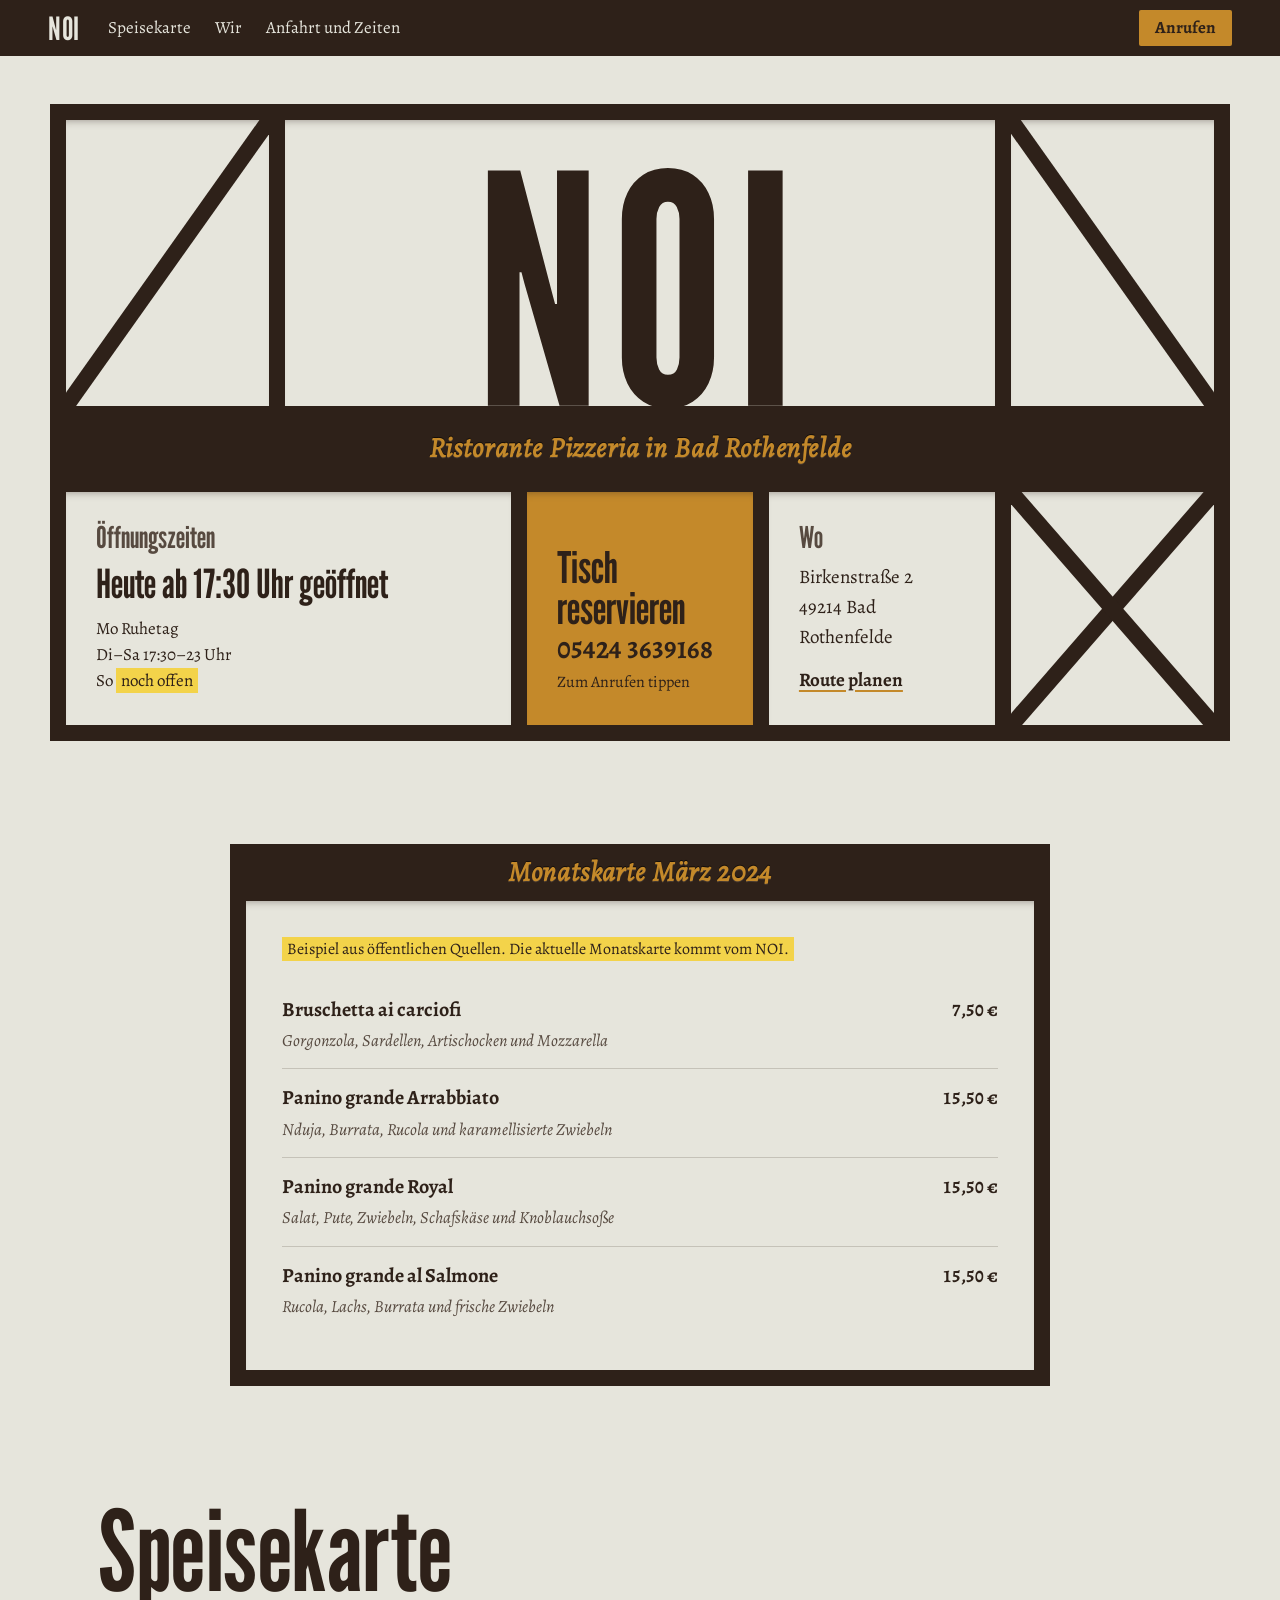
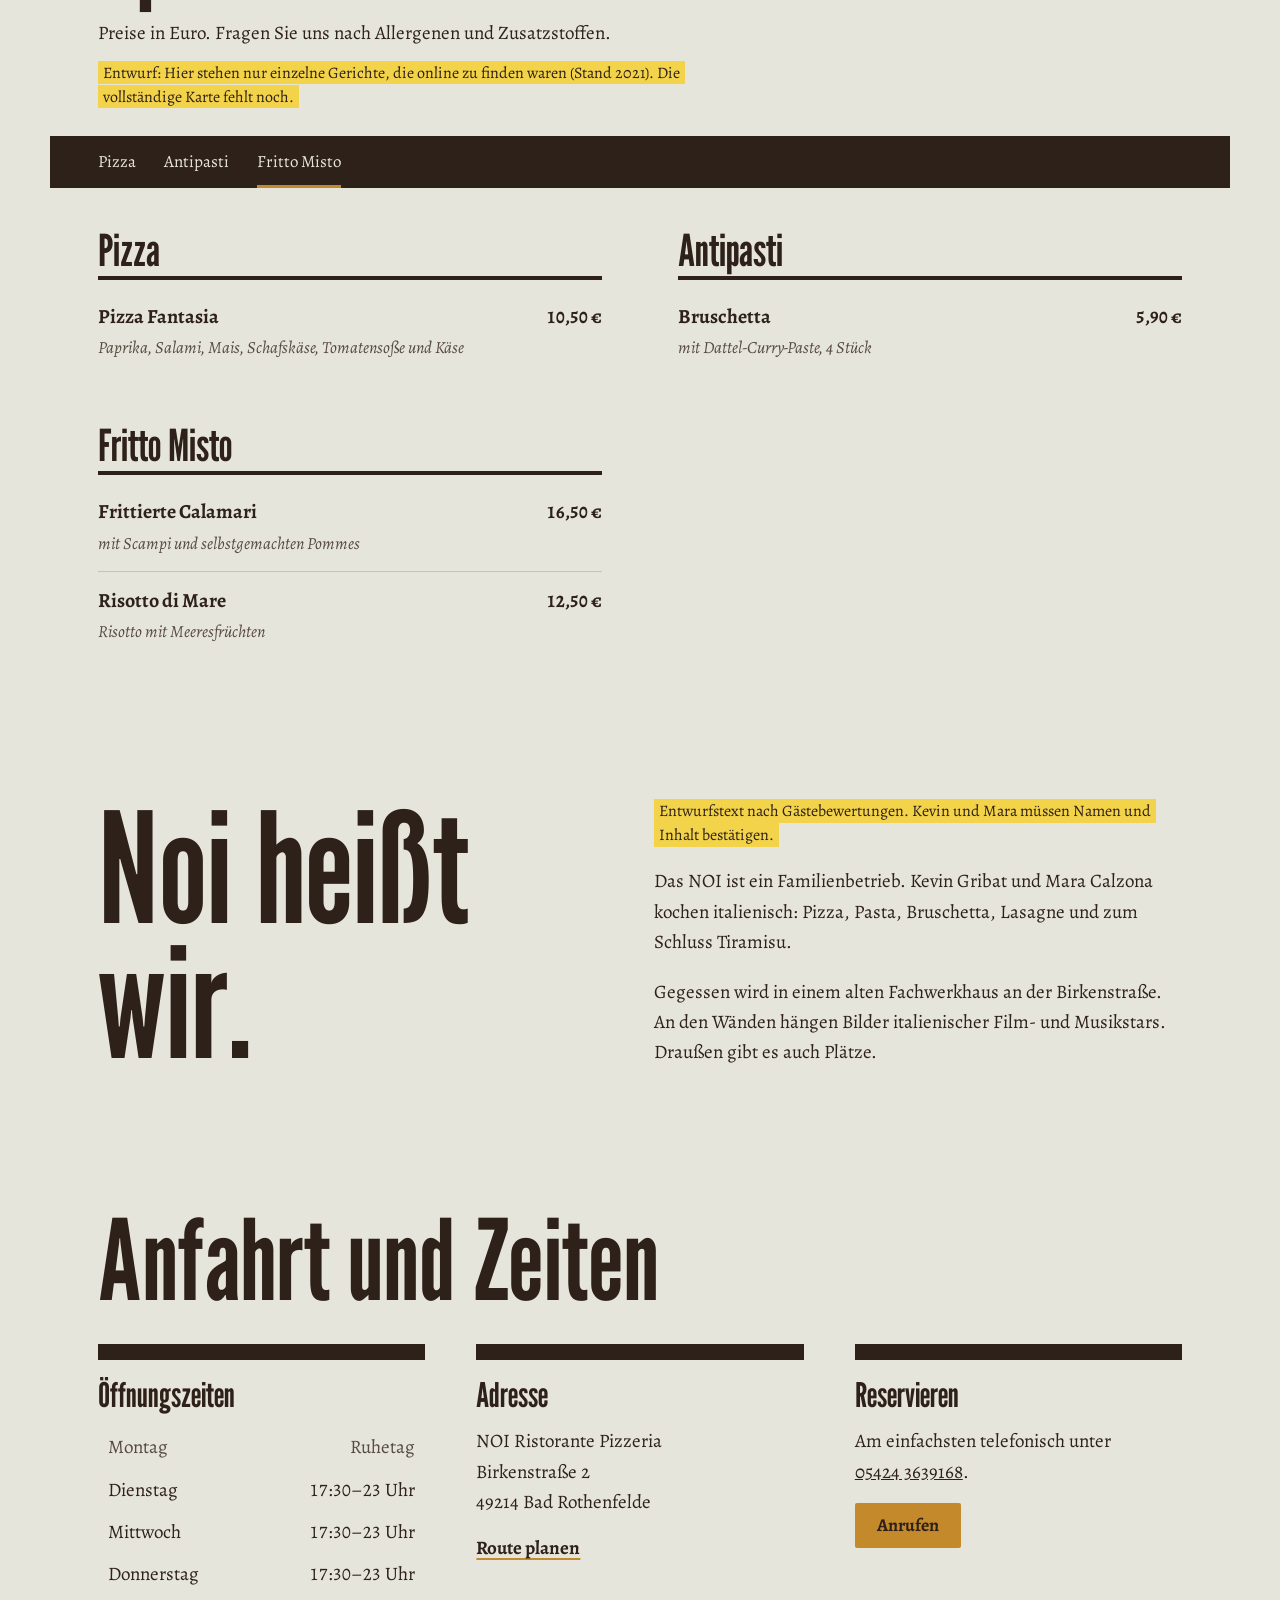
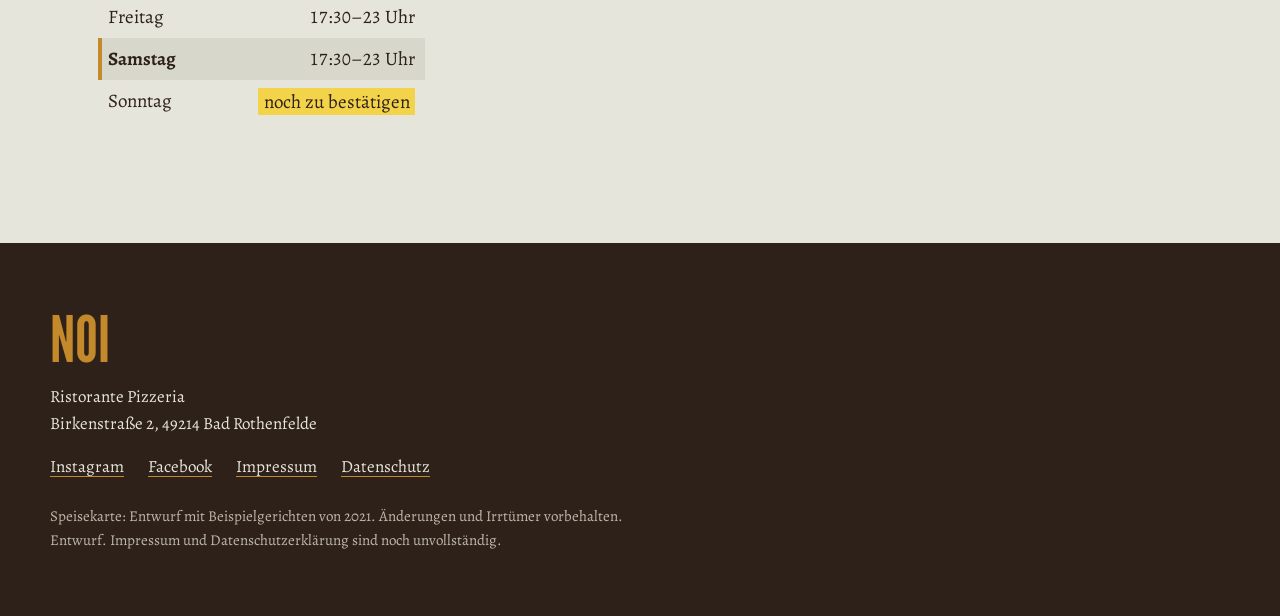
<file: index.html>
<!doctype html>
<html lang="de">
<head>
<meta charset="utf-8">
<meta name="viewport" content="width=device-width, initial-scale=1">
<title>NOI – Ristorante Pizzeria in Bad Rothenfelde</title>
<meta name="description" content="NOI Ristorante Pizzeria in Bad Rothenfelde: Pizza, Pasta und italienische Küche im Fachwerkhaus. Birkenstraße 2, Telefon 05424 3639168. Montag Ruhetag.">
<!-- Entwurf: erst indexieren lassen, wenn NOI die Seite freigegeben hat und Impressum/Datenschutz vollständig sind -->
<meta name="robots" content="noindex">
<meta name="theme-color" content="#2e2119">
<meta name="color-scheme" content="light">
<link rel="icon" href="favicon.svg" type="image/svg+xml">
<link rel="preload" href="fonts/league-gothic-latin-400-normal.woff2" as="font" type="font/woff2" crossorigin>
<link rel="stylesheet" href="fonts/fonts.css">
<link rel="stylesheet" href="style.css">
<script type="application/ld+json">
{
  "@context": "https://schema.org",
  "@type": "Restaurant",
  "name": "NOI Ristorante Pizzeria",
  "servesCuisine": ["Italienisch", "Pizza", "Pasta"],
  "telephone": "+4954243639168",
  "address": {
    "@type": "PostalAddress",
    "streetAddress": "Birkenstraße 2",
    "postalCode": "49214",
    "addressLocality": "Bad Rothenfelde",
    "addressCountry": "DE"
  },
  "openingHoursSpecification": [
    {
      "@type": "OpeningHoursSpecification",
      "dayOfWeek": [
        "Tuesday",
        "Wednesday",
        "Thursday",
        "Friday",
        "Saturday"
      ],
      "opens": "17:30",
      "closes": "23:00"
    }
  ],
  "acceptsReservations": "True",
  "sameAs": ["https://www.instagram.com/makeitnoi/", "https://www.facebook.com/MakeitNoi/"]
}
</script>
<script type="application/json" id="zeiten">{"1": null, "2": ["17:30", "23:00"], "3": ["17:30", "23:00"], "4": ["17:30", "23:00"], "5": ["17:30", "23:00"], "6": ["17:30", "23:00"], "0": "?"}</script>
<script>
  // Beim Neuladen immer oben starten (auch wenn die Adresse z. B. #karte enthält).
  // Links von anderen Seiten wie index.html#karte springen weiter an ihr Ziel.
  document.documentElement.classList.add("js");
  if ("scrollRestoration" in history) history.scrollRestoration = "manual";
  (function () {
    var nav = window.performance && performance.getEntriesByType && performance.getEntriesByType("navigation")[0];
    if (nav && nav.type === "reload" && location.hash) history.replaceState(null, "", location.pathname + location.search);
  })();
</script>
</head>
<body>

<a class="skip" href="#karte">Zur Speisekarte springen</a>

<header class="kopf">
  <a class="kopf__name" href="#start">NOI</a>
  <nav class="kopf__nav" aria-label="Hauptnavigation">
    <a href="#karte">Speisekarte</a>
    <a href="#wir">Wir</a>
    <a href="#besuch">Anfahrt und Zeiten</a>
  </nav>
  <a class="btn btn--klein" href="tel:+4954243639168">Anrufen</a>
</header>

<main id="start">

<section class="fassade" aria-labelledby="name">
  <div class="gefach gefach--strebe gefach--k1" aria-hidden="true">
    <svg viewBox="0 0 100 100" preserveAspectRatio="none"><line x1="0" y1="100" x2="100" y2="0"/></svg>
  </div>

  <div class="gefach gefach--name">
    <h1 id="name" class="name"><span class="name__b">N</span><span class="name__b">O</span><span class="name__b">I</span><span class="sr"> – Ristorante Pizzeria in Bad Rothenfelde</span></h1>
  </div>

  <div class="gefach gefach--strebe gefach--k2" aria-hidden="true">
    <svg viewBox="0 0 100 100" preserveAspectRatio="none"><line x1="0" y1="0" x2="100" y2="100"/></svg>
  </div>

  <p class="inschrift" aria-hidden="true">Ristorante Pizzeria in Bad Rothenfelde</p>

  <div class="gefach gefach--heute">
    <h2 class="gefach__titel">Öffnungszeiten</h2>
    <p class="status" data-status>Montag Ruhetag</p>
    <p class="gefach__text">Mo Ruhetag<br>Di&ndash;Sa 17:30&ndash;23&nbsp;Uhr<br>So <span class="todo">noch offen</span></p>
  </div>

  <a class="gefach gefach--tuer" href="tel:+4954243639168">
    <span class="tuer__titel">Tisch reservieren</span>
    <span class="tuer__nummer">05424&nbsp;3639168</span>
    <span class="tuer__text">Zum Anrufen tippen</span>
  </a>

  <div class="gefach gefach--wo">
    <h2 class="gefach__titel">Wo</h2>
    <address>Birkenstraße 2<br>49214 Bad Rothenfelde</address>
    <a class="link" href="https://www.google.com/maps/search/?api=1&amp;query=NOI+Ristorante+Pizzeria+Birkenstra%C3%9Fe+2+49214+Bad+Rothenfelde" target="_blank" rel="noopener">Route planen</a>
  </div>

  <div class="gefach gefach--strebe gefach--k3" aria-hidden="true">
    <svg viewBox="0 0 100 100" preserveAspectRatio="none"><line x1="0" y1="100" x2="100" y2="0"/><line x1="0" y1="0" x2="100" y2="100"/></svg>
  </div>
</section>

<section id="monat" class="monat" aria-labelledby="monat-titel">
  <div class="rahmen">
    <h2 id="monat-titel" class="rahmen__balken">Monatskarte März 2024</h2>
    <div class="rahmen__feld">
      <p class="hinweis"><span class="todo">Beispiel aus öffentlichen Quellen. Die aktuelle Monatskarte kommt vom NOI.</span></p>
      <ul class="menu__list">
        <li class="dish"><div class="dish__row"><h4 class="dish__name">Bruschetta ai carciofi</h4><span class="dish__price">7,50&nbsp;&euro;</span></div><p class="dish__desc">Gorgonzola, Sardellen, Artischocken und Mozzarella</p></li>
        <li class="dish"><div class="dish__row"><h4 class="dish__name">Panino grande Arrabbiato</h4><span class="dish__price">15,50&nbsp;&euro;</span></div><p class="dish__desc">Nduja, Burrata, Rucola und karamellisierte Zwiebeln</p></li>
        <li class="dish"><div class="dish__row"><h4 class="dish__name">Panino grande Royal</h4><span class="dish__price">15,50&nbsp;&euro;</span></div><p class="dish__desc">Salat, Pute, Zwiebeln, Schafskäse und Knoblauchsoße</p></li>
        <li class="dish"><div class="dish__row"><h4 class="dish__name">Panino grande al Salmone</h4><span class="dish__price">15,50&nbsp;&euro;</span></div><p class="dish__desc">Rucola, Lachs, Burrata und frische Zwiebeln</p></li>
      </ul>
    </div>
  </div>
</section>

<section id="karte" class="menu" aria-labelledby="karte-titel">
  <header class="menu__head">
    <h2 id="karte-titel" class="titel">Speisekarte</h2>
    <p class="menu__intro">Preise in Euro. Fragen Sie uns nach Allergenen und Zusatzstoffen.</p>
    <p class="hinweis"><span class="todo">Entwurf: Hier stehen nur einzelne Gerichte, die online zu finden waren (Stand 2021). Die vollständige Karte fehlt noch.</span></p>
  </header>

  <nav class="leiste" aria-label="Kategorien der Speisekarte">
    <div class="leiste__innen">
      <a href="#pizza">Pizza</a>
      <a href="#antipasti">Antipasti</a>
      <a href="#fritto-misto">Fritto Misto</a>
    </div>
  </nav>

  <div class="menu__body">
  <section id="pizza" class="menu__sec" aria-labelledby="pizza-t">
    <h3 id="pizza-t" class="menu__title balken-rein">Pizza</h3>
    <ul class="menu__list">
      <li class="dish"><div class="dish__row"><h4 class="dish__name">Pizza Fantasia</h4><span class="dish__price">10,50&nbsp;&euro;</span></div><p class="dish__desc">Paprika, Salami, Mais, Schafskäse, Tomatensoße und Käse</p></li>
    </ul>
  </section>

  <section id="antipasti" class="menu__sec" aria-labelledby="antipasti-t">
    <h3 id="antipasti-t" class="menu__title balken-rein">Antipasti</h3>
    <ul class="menu__list">
      <li class="dish"><div class="dish__row"><h4 class="dish__name">Bruschetta</h4><span class="dish__price">5,90&nbsp;&euro;</span></div><p class="dish__desc">mit Dattel-Curry-Paste, 4 Stück</p></li>
    </ul>
  </section>

  <section id="fritto-misto" class="menu__sec" aria-labelledby="fritto-misto-t">
    <h3 id="fritto-misto-t" class="menu__title balken-rein">Fritto Misto</h3>
    <ul class="menu__list">
      <li class="dish"><div class="dish__row"><h4 class="dish__name">Frittierte Calamari</h4><span class="dish__price">16,50&nbsp;&euro;</span></div><p class="dish__desc">mit Scampi und selbstgemachten Pommes</p></li>
      <li class="dish"><div class="dish__row"><h4 class="dish__name">Risotto di Mare</h4><span class="dish__price">12,50&nbsp;&euro;</span></div><p class="dish__desc">Risotto mit Meeresfrüchten</p></li>
    </ul>
  </section>
  </div>
</section>

<section id="wir" class="wir" aria-labelledby="wir-titel">
  <h2 id="wir-titel" class="titel wir__titel">Noi heißt wir.</h2>
  <div class="wir__text">
    <p class="hinweis"><span class="todo">Entwurfstext nach Gästebewertungen. Kevin und Mara müssen Namen und Inhalt bestätigen.</span></p>
    <p>Das NOI ist ein Familienbetrieb. Kevin Gribat und Mara Calzona kochen italienisch: Pizza, Pasta, Bruschetta, Lasagne und zum Schluss Tiramisu.</p>
    <p>Gegessen wird in einem alten Fachwerkhaus an der Birkenstraße. An den Wänden hängen Bilder italienischer Film- und Musikstars. Draußen gibt es auch Plätze.</p>
  </div>
</section>

<section id="besuch" class="besuch" aria-labelledby="besuch-titel">
  <h2 id="besuch-titel" class="titel">Anfahrt und Zeiten</h2>

  <div class="besuch__raster">
    <div class="besuch__block balken-rein">
      <h3>Öffnungszeiten</h3>
      <table class="zeiten">
        <tbody>
          <tr data-day="1" class="is-closed"><th scope="row">Montag</th><td>Ruhetag</td></tr>
          <tr data-day="2"><th scope="row">Dienstag</th><td>17:30&ndash;23&nbsp;Uhr</td></tr>
          <tr data-day="3"><th scope="row">Mittwoch</th><td>17:30&ndash;23&nbsp;Uhr</td></tr>
          <tr data-day="4"><th scope="row">Donnerstag</th><td>17:30&ndash;23&nbsp;Uhr</td></tr>
          <tr data-day="5"><th scope="row">Freitag</th><td>17:30&ndash;23&nbsp;Uhr</td></tr>
          <tr data-day="6"><th scope="row">Samstag</th><td>17:30&ndash;23&nbsp;Uhr</td></tr>
          <tr data-day="0"><th scope="row">Sonntag</th><td><span class="todo">noch zu bestätigen</span></td></tr>
        </tbody>
      </table>
    </div>

    <div class="besuch__block balken-rein">
      <h3>Adresse</h3>
      <address>
        NOI Ristorante Pizzeria<br>
        Birkenstraße 2<br>
        49214 Bad Rothenfelde
      </address>
      <a class="link" href="https://www.google.com/maps/search/?api=1&amp;query=NOI+Ristorante+Pizzeria+Birkenstra%C3%9Fe+2+49214+Bad+Rothenfelde" target="_blank" rel="noopener">Route planen</a>
    </div>

    <div class="besuch__block balken-rein">
      <h3>Reservieren</h3>
      <p>Am einfachsten telefonisch unter <a href="tel:+4954243639168">05424&nbsp;3639168</a>.</p>
      <a class="btn" href="tel:+4954243639168">Anrufen</a>
    </div>
  </div>
</section>

</main>

<footer class="fuss">
  <p class="fuss__name">NOI</p>
  <p>Ristorante Pizzeria<br>Birkenstraße 2, 49214 Bad Rothenfelde</p>
  <p class="fuss__links">
    <a href="https://www.instagram.com/makeitnoi/" target="_blank" rel="noopener">Instagram</a>
    <a href="https://www.facebook.com/MakeitNoi/" target="_blank" rel="noopener">Facebook</a>
    <a href="impressum.html">Impressum</a>
    <a href="datenschutz.html">Datenschutz</a>
  </p>
  <p class="fuss__klein">Speisekarte: Entwurf mit Beispielgerichten von 2021. Änderungen und Irrtümer vorbehalten.<br>
  Entwurf. Impressum und Datenschutzerklärung sind noch unvollständig.</p>
</footer>

<script src="main.js" defer></script>
</body>
</html>
</file>
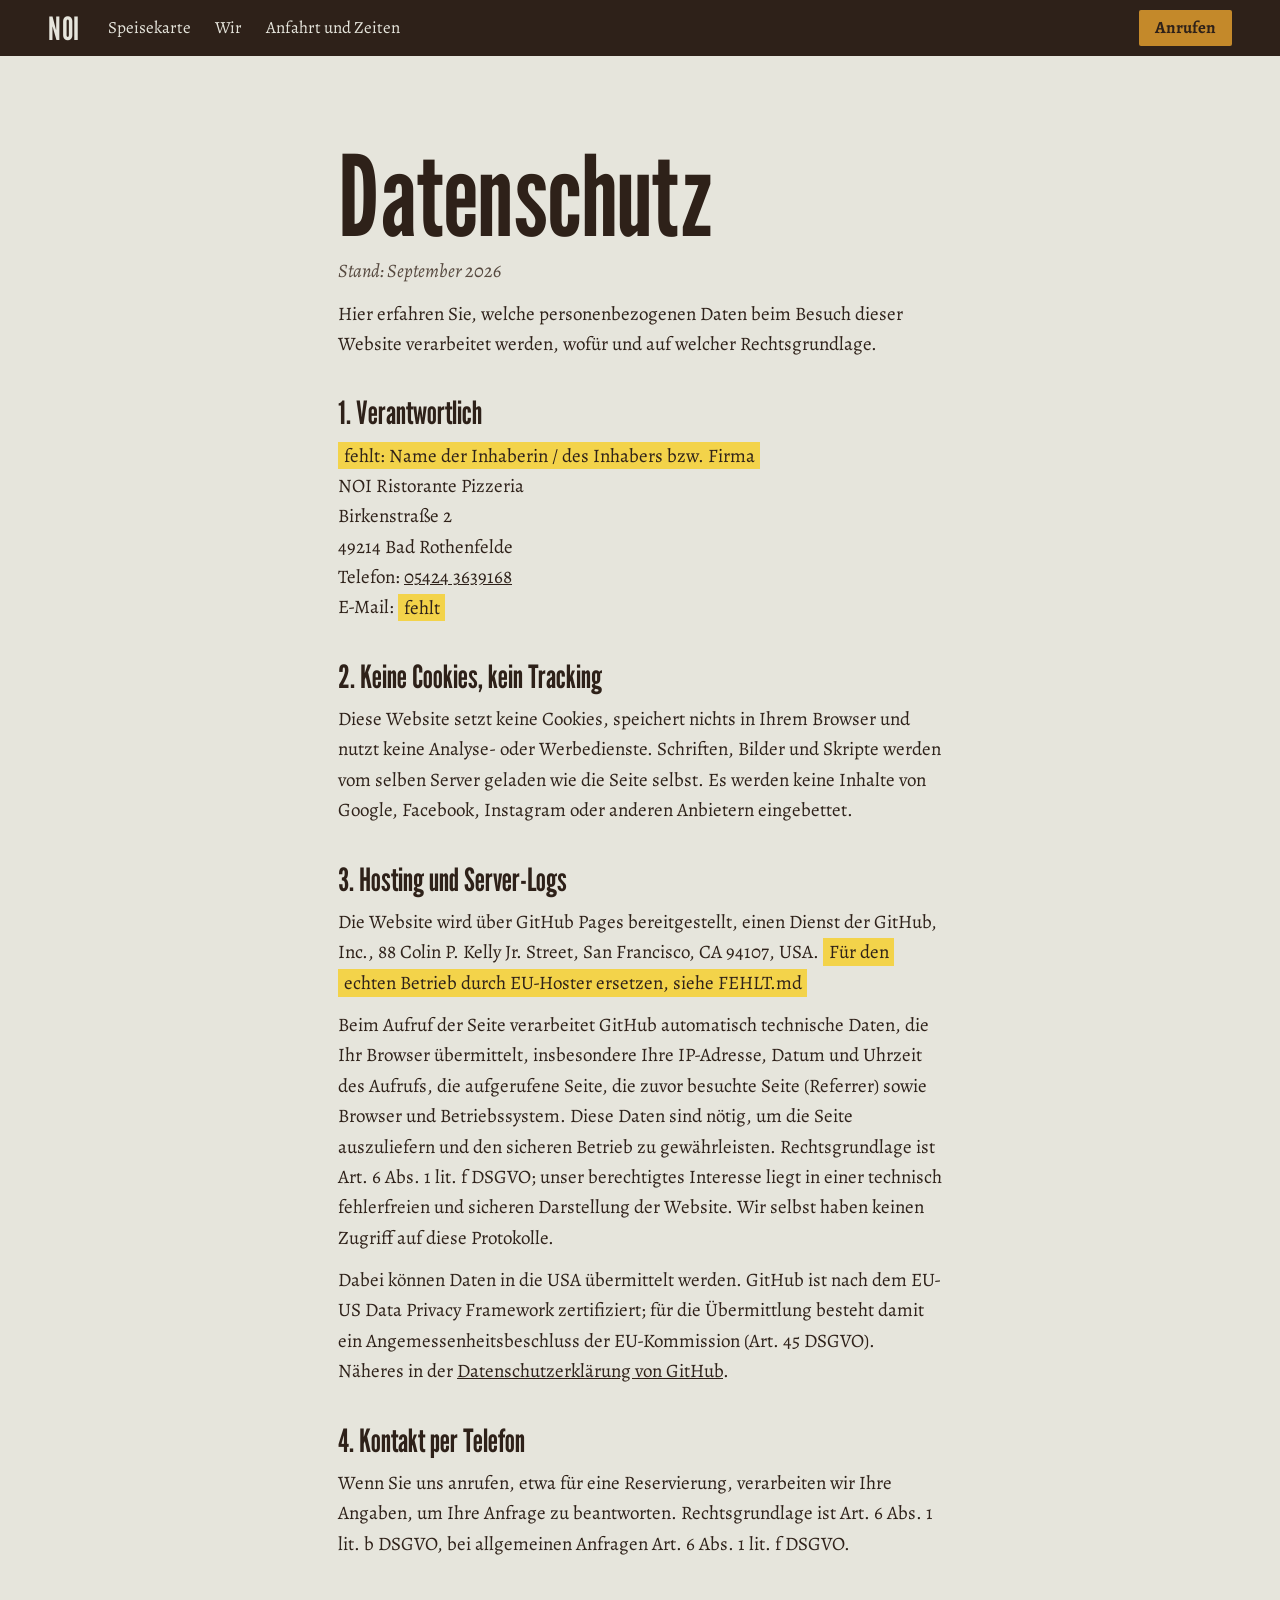
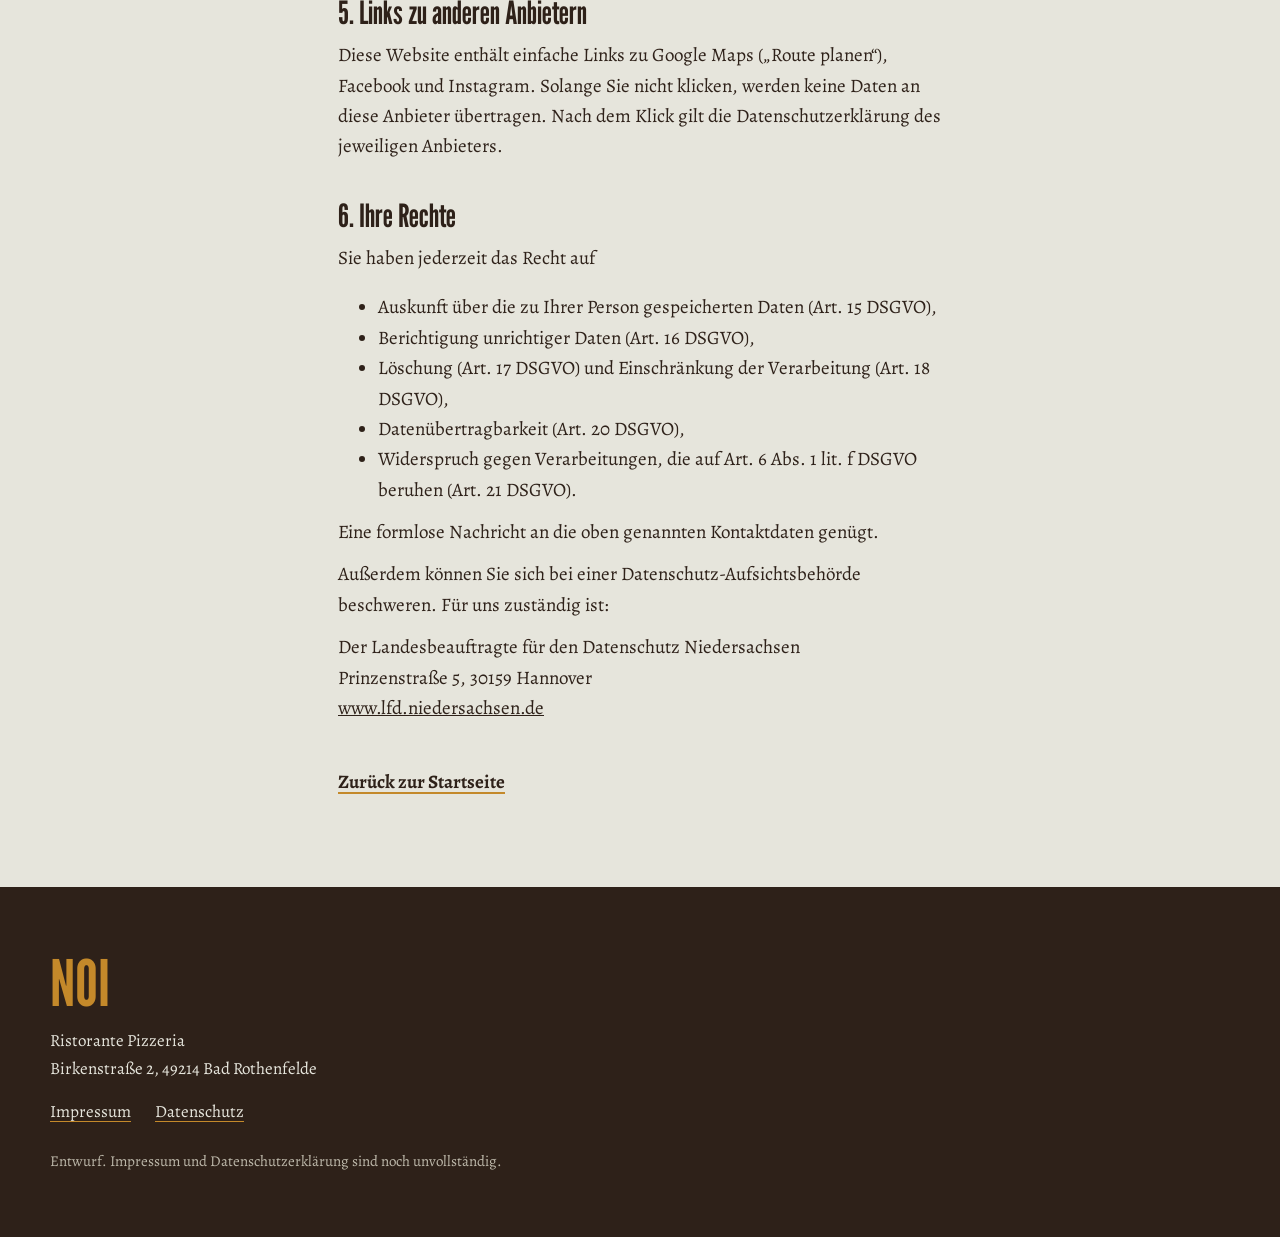
<file: datenschutz.html>
<!doctype html>
<html lang="de">
<head>
<meta charset="utf-8">
<meta name="viewport" content="width=device-width, initial-scale=1">
<title>Datenschutz – NOI Ristorante Pizzeria</title>
<meta name="robots" content="noindex">
<meta name="theme-color" content="#2e2119">
<meta name="color-scheme" content="light">
<link rel="icon" href="favicon.svg" type="image/svg+xml">
<link rel="stylesheet" href="fonts/fonts.css">
<link rel="stylesheet" href="style.css">
</head>
<body>

<header class="kopf">
  <a class="kopf__name" href="index.html">NOI</a>
  <nav class="kopf__nav" aria-label="Hauptnavigation">
    <a href="index.html#karte">Speisekarte</a>
    <a href="index.html#wir">Wir</a>
    <a href="index.html#besuch">Anfahrt und Zeiten</a>
  </nav>
  <a class="btn btn--klein" href="tel:+4954243639168">Anrufen</a>
</header>

<main class="legal">
  <h1 class="titel">Datenschutz</h1>
  <p class="legal__stand">Stand: September 2026</p>

  <p>Hier erfahren Sie, welche personenbezogenen Daten beim Besuch dieser Website verarbeitet werden, wofür und auf welcher Rechtsgrundlage.</p>

  <h2>1. Verantwortlich</h2>
  <address>
    <span class="todo">fehlt: Name der Inhaberin / des Inhabers bzw. Firma</span><br>
    NOI Ristorante Pizzeria<br>
    Birkenstraße 2<br>
    49214 Bad Rothenfelde<br>
    Telefon: <a href="tel:+4954243639168">05424 3639168</a><br>
    E-Mail: <span class="todo">fehlt</span>
  </address>

  <h2>2. Keine Cookies, kein Tracking</h2>
  <p>Diese Website setzt keine Cookies, speichert nichts in Ihrem Browser und nutzt keine Analyse- oder Werbedienste. Schriften, Bilder und Skripte werden vom selben Server geladen wie die Seite selbst. Es werden keine Inhalte von Google, Facebook, Instagram oder anderen Anbietern eingebettet.</p>

  <h2>3. Hosting und Server-Logs</h2>
  <p>Die Website wird über GitHub Pages bereitgestellt, einen Dienst der GitHub, Inc., 88 Colin P. Kelly Jr. Street, San Francisco, CA 94107, USA. <span class="todo">Für den echten Betrieb durch EU-Hoster ersetzen, siehe FEHLT.md</span></p>
  <p>Beim Aufruf der Seite verarbeitet GitHub automatisch technische Daten, die Ihr Browser übermittelt, insbesondere Ihre IP-Adresse, Datum und Uhrzeit des Aufrufs, die aufgerufene Seite, die zuvor besuchte Seite (Referrer) sowie Browser und Betriebssystem. Diese Daten sind nötig, um die Seite auszuliefern und den sicheren Betrieb zu gewährleisten. Rechtsgrundlage ist Art. 6 Abs. 1 lit. f DSGVO; unser berechtigtes Interesse liegt in einer technisch fehlerfreien und sicheren Darstellung der Website. Wir selbst haben keinen Zugriff auf diese Protokolle.</p>
  <p>Dabei können Daten in die USA übermittelt werden. GitHub ist nach dem EU-US Data Privacy Framework zertifiziert; für die Übermittlung besteht damit ein Angemessenheitsbeschluss der EU-Kommission (Art. 45 DSGVO). Näheres in der <a href="https://docs.github.com/de/site-policy/privacy-policies/github-general-privacy-statement" target="_blank" rel="noopener">Datenschutzerklärung von GitHub</a>.</p>

  <h2>4. Kontakt per Telefon</h2>
  <p>Wenn Sie uns anrufen, etwa für eine Reservierung, verarbeiten wir Ihre Angaben, um Ihre Anfrage zu beantworten. Rechtsgrundlage ist Art. 6 Abs. 1 lit. b DSGVO, bei allgemeinen Anfragen Art. 6 Abs. 1 lit. f DSGVO.</p>

  <h2>5. Links zu anderen Anbietern</h2>
  <p>Diese Website enthält einfache Links zu Google Maps (&bdquo;Route planen&ldquo;), Facebook und Instagram. Solange Sie nicht klicken, werden keine Daten an diese Anbieter übertragen. Nach dem Klick gilt die Datenschutzerklärung des jeweiligen Anbieters.</p>

  <h2>6. Ihre Rechte</h2>
  <p>Sie haben jederzeit das Recht auf</p>
  <ul>
    <li>Auskunft über die zu Ihrer Person gespeicherten Daten (Art. 15 DSGVO),</li>
    <li>Berichtigung unrichtiger Daten (Art. 16 DSGVO),</li>
    <li>Löschung (Art. 17 DSGVO) und Einschränkung der Verarbeitung (Art. 18 DSGVO),</li>
    <li>Datenübertragbarkeit (Art. 20 DSGVO),</li>
    <li>Widerspruch gegen Verarbeitungen, die auf Art. 6 Abs. 1 lit. f DSGVO beruhen (Art. 21 DSGVO).</li>
  </ul>
  <p>Eine formlose Nachricht an die oben genannten Kontaktdaten genügt.</p>
  <p>Außerdem können Sie sich bei einer Datenschutz-Aufsichtsbehörde beschweren. Für uns zuständig ist:</p>
  <address>
    Der Landesbeauftragte für den Datenschutz Niedersachsen<br>
    Prinzenstraße 5, 30159 Hannover<br>
    <a href="https://www.lfd.niedersachsen.de" target="_blank" rel="noopener">www.lfd.niedersachsen.de</a>
  </address>

  <a class="link zurueck" href="index.html">Zurück zur Startseite</a>
</main>

<footer class="fuss">
  <p class="fuss__name">NOI</p>
  <p>Ristorante Pizzeria<br>Birkenstraße 2, 49214 Bad Rothenfelde</p>
  <p class="fuss__links">
    <a href="impressum.html">Impressum</a>
    <a href="datenschutz.html">Datenschutz</a>
  </p>
  <p class="fuss__klein">Entwurf. Impressum und Datenschutzerklärung sind noch unvollständig.</p>
</footer>

</body>
</html>
</file>
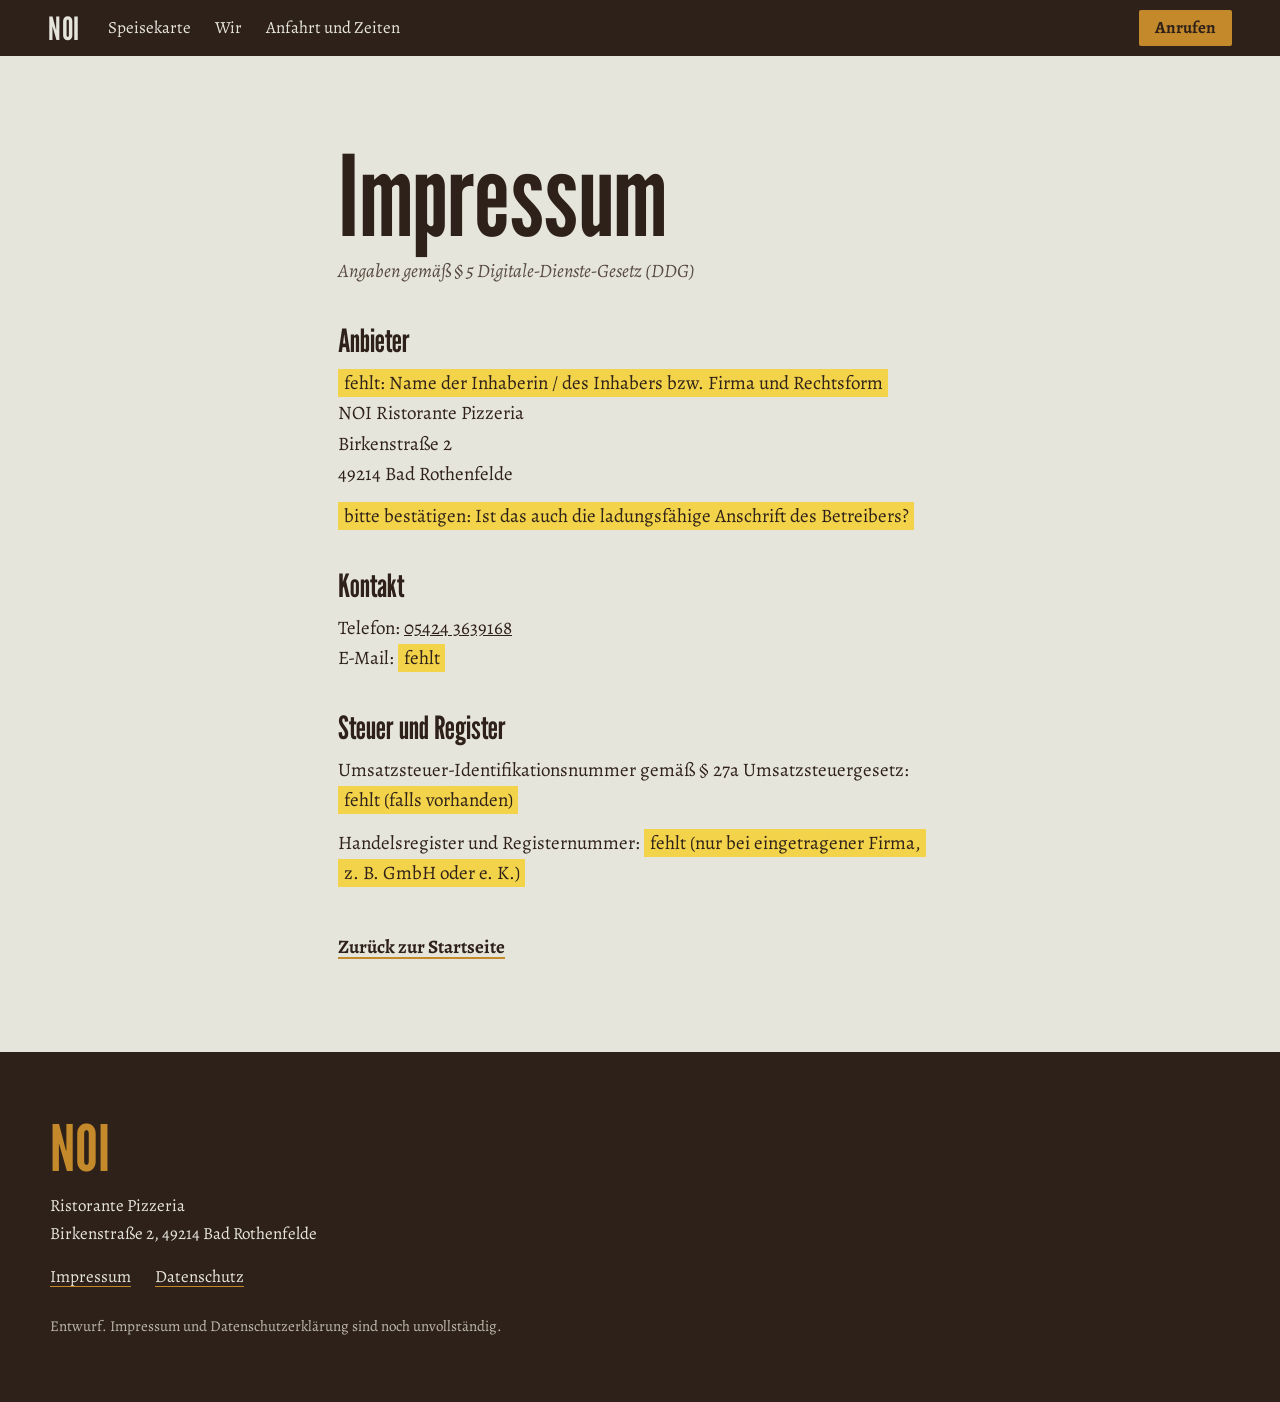
<file: impressum.html>
<!doctype html>
<html lang="de">
<head>
<meta charset="utf-8">
<meta name="viewport" content="width=device-width, initial-scale=1">
<title>Impressum – NOI Ristorante Pizzeria</title>
<meta name="robots" content="noindex">
<meta name="theme-color" content="#2e2119">
<meta name="color-scheme" content="light">
<link rel="icon" href="favicon.svg" type="image/svg+xml">
<link rel="stylesheet" href="fonts/fonts.css">
<link rel="stylesheet" href="style.css">
</head>
<body>

<header class="kopf">
  <a class="kopf__name" href="index.html">NOI</a>
  <nav class="kopf__nav" aria-label="Hauptnavigation">
    <a href="index.html#karte">Speisekarte</a>
    <a href="index.html#wir">Wir</a>
    <a href="index.html#besuch">Anfahrt und Zeiten</a>
  </nav>
  <a class="btn btn--klein" href="tel:+4954243639168">Anrufen</a>
</header>

<main class="legal">
  <h1 class="titel">Impressum</h1>
  <p class="legal__stand">Angaben gemäß § 5 Digitale-Dienste-Gesetz (DDG)</p>

  <h2>Anbieter</h2>
  <address>
    <span class="todo">fehlt: Name der Inhaberin / des Inhabers bzw. Firma und Rechtsform</span><br>
    NOI Ristorante Pizzeria<br>
    Birkenstraße 2<br>
    49214 Bad Rothenfelde
  </address>
  <p><span class="todo">bitte bestätigen: Ist das auch die ladungsfähige Anschrift des Betreibers?</span></p>

  <h2>Kontakt</h2>
  <p>
    Telefon: <a href="tel:+4954243639168">05424 3639168</a><br>
    E-Mail: <span class="todo">fehlt</span>
  </p>

  <h2>Steuer und Register</h2>
  <p>Umsatzsteuer-Identifikationsnummer gemäß § 27a Umsatzsteuergesetz: <span class="todo">fehlt (falls vorhanden)</span></p>
  <p>Handelsregister und Registernummer: <span class="todo">fehlt (nur bei eingetragener Firma, z.&nbsp;B. GmbH oder e.&nbsp;K.)</span></p>

  <a class="link zurueck" href="index.html">Zurück zur Startseite</a>
</main>

<footer class="fuss">
  <p class="fuss__name">NOI</p>
  <p>Ristorante Pizzeria<br>Birkenstraße 2, 49214 Bad Rothenfelde</p>
  <p class="fuss__links">
    <a href="impressum.html">Impressum</a>
    <a href="datenschutz.html">Datenschutz</a>
  </p>
  <p class="fuss__klein">Entwurf. Impressum und Datenschutzerklärung sind noch unvollständig.</p>
</footer>

</body>
</html>
</file>
<file: fonts/fonts.css>
/* League Gothic + Alegreya (SIL Open Font License), lokal – keine externen Server. */
@font-face { font-family: 'League Gothic'; font-style: normal; font-weight: 400; font-display: swap; src: url(league-gothic-latin-400-normal.woff2) format('woff2'); unicode-range: U+0000-00FF,U+0131,U+0152-0153,U+02BB-02BC,U+02C6,U+02DA,U+02DC,U+0304,U+0308,U+0329,U+2000-206F,U+20AC,U+2122,U+2191,U+2193,U+2212,U+2215,U+FEFF,U+FFFD; }
@font-face { font-family: 'Alegreya'; font-style: normal; font-weight: 400; font-display: swap; src: url(alegreya-latin-400-normal.woff2) format('woff2'); unicode-range: U+0000-00FF,U+0131,U+0152-0153,U+02BB-02BC,U+02C6,U+02DA,U+02DC,U+0304,U+0308,U+0329,U+2000-206F,U+20AC,U+2122,U+2191,U+2193,U+2212,U+2215,U+FEFF,U+FFFD; }
@font-face { font-family: 'Alegreya'; font-style: italic; font-weight: 400; font-display: swap; src: url(alegreya-latin-400-italic.woff2) format('woff2'); unicode-range: U+0000-00FF,U+0131,U+0152-0153,U+02BB-02BC,U+02C6,U+02DA,U+02DC,U+0304,U+0308,U+0329,U+2000-206F,U+20AC,U+2122,U+2191,U+2193,U+2212,U+2215,U+FEFF,U+FFFD; }
@font-face { font-family: 'Alegreya'; font-style: normal; font-weight: 700; font-display: swap; src: url(alegreya-latin-700-normal.woff2) format('woff2'); unicode-range: U+0000-00FF,U+0131,U+0152-0153,U+02BB-02BC,U+02C6,U+02DA,U+02DC,U+0304,U+0308,U+0329,U+2000-206F,U+20AC,U+2122,U+2191,U+2193,U+2212,U+2215,U+FEFF,U+FFFD; }
@font-face { font-family: 'League Gothic'; font-style: normal; font-weight: 400; font-display: swap; src: url(league-gothic-latin-ext-400-normal.woff2) format('woff2'); unicode-range: U+0100-02BA,U+02BD-02C5,U+02C7-02CC,U+02CE-02D7,U+02DD-02FF,U+0304,U+0308,U+0329,U+1D00-1DBF,U+1E00-1E9F,U+1EF2-1EFF,U+2020,U+20A0-20AB,U+20AD-20C0,U+2113,U+2C60-2C7F,U+A720-A7FF; }
@font-face { font-family: 'Alegreya'; font-style: normal; font-weight: 400; font-display: swap; src: url(alegreya-latin-ext-400-normal.woff2) format('woff2'); unicode-range: U+0100-02BA,U+02BD-02C5,U+02C7-02CC,U+02CE-02D7,U+02DD-02FF,U+0304,U+0308,U+0329,U+1D00-1DBF,U+1E00-1E9F,U+1EF2-1EFF,U+2020,U+20A0-20AB,U+20AD-20C0,U+2113,U+2C60-2C7F,U+A720-A7FF; }
@font-face { font-family: 'Alegreya'; font-style: italic; font-weight: 400; font-display: swap; src: url(alegreya-latin-ext-400-italic.woff2) format('woff2'); unicode-range: U+0100-02BA,U+02BD-02C5,U+02C7-02CC,U+02CE-02D7,U+02DD-02FF,U+0304,U+0308,U+0329,U+1D00-1DBF,U+1E00-1E9F,U+1EF2-1EFF,U+2020,U+20A0-20AB,U+20AD-20C0,U+2113,U+2C60-2C7F,U+A720-A7FF; }
@font-face { font-family: 'Alegreya'; font-style: normal; font-weight: 700; font-display: swap; src: url(alegreya-latin-ext-700-normal.woff2) format('woff2'); unicode-range: U+0100-02BA,U+02BD-02C5,U+02C7-02CC,U+02CE-02D7,U+02DD-02FF,U+0304,U+0308,U+0329,U+1D00-1DBF,U+1E00-1E9F,U+1EF2-1EFF,U+2020,U+20A0-20AB,U+20AD-20C0,U+2113,U+2C60-2C7F,U+A720-A7FF; }
</file>
<file: style.css>
/* NOI – Ristorante Pizzeria, Bad Rothenfelde
   Idee: die Seite ist ein Fachwerkhaus. Eichenbalken (Rasterfugen) tragen, Kalkputz füllt die Gefache.
   Schriften: League Gothic + Alegreya lokal in fonts/ (keine externen Server, DSGVO). */

:root {
  --kalk: #e6e5dc;
  --kalk-2: #d8d7cb;
  --eiche: #2e2119;
  --eiche-2: #4a382b;
  --ocker: #c4892a;
  --ocker-hell: #d69d3f;
  --salbei: #4a6243;
  --tinte-weich: #574a40;
  --gelb: #f3d34a;

  --gotisch: "League Gothic", "Arial Narrow", Impact, sans-serif;
  --serif: "Alegreya", Georgia, "Times New Roman", serif;

  --balken: clamp(10px, 1.4vw, 16px);
  --rand: clamp(16px, 4vw, 48px);
  --max: 1180px;
  --kopf-h: 56px;
}

*, *::before, *::after { box-sizing: border-box; }

html {
  scroll-behavior: smooth;
  scroll-padding-top: calc(var(--kopf-h) + 64px);
}
@media (prefers-reduced-motion: reduce) { html { scroll-behavior: auto; } }

body {
  margin: 0;
  background: var(--kalk);
  color: var(--eiche);
  font: 400 19px/1.6 var(--serif);
  -webkit-font-smoothing: antialiased;
  overflow-x: hidden;
}

h1, h2, h3, h4, p { margin: 0; }
h1, h2, h3, h4 { font-weight: 400; }
a { color: inherit; }
address { font-style: normal; }
::selection { background: var(--ocker); color: var(--eiche); }

:focus-visible { outline: 3px solid var(--salbei); outline-offset: 3px; }

.sr {
  position: absolute; width: 1px; height: 1px; overflow: hidden;
  clip: rect(0 0 0 0); white-space: nowrap;
}

.skip {
  position: absolute; left: var(--rand); top: -60px; z-index: 20;
  padding: 8px 14px; background: var(--ocker); color: var(--eiche);
}
.skip:focus { top: 8px; }

/* Platzhalter / unbestätigte Angaben – wie im Projekt Collo gelb markiert */
.todo {
  background: var(--gelb);
  color: var(--eiche);
  padding: .05em .3em;
  -webkit-box-decoration-break: clone;
  box-decoration-break: clone;
}
.hinweis { font-size: 16px; line-height: 1.5; }

/* ---------- Bausteine ---------- */

.titel {
  font: 400 clamp(56px, 9vw, 112px)/.88 var(--gotisch);
  letter-spacing: .005em;
}

.btn {
  display: inline-block;
  padding: 12px 22px 11px;
  background: var(--ocker);
  color: var(--eiche);
  font: 700 18px/1.2 var(--serif);
  text-decoration: none;
  border-radius: 2px;
}
.btn { transition: background-color .15s, transform .15s; }
.btn:hover { background: var(--ocker-hell); }
.btn:active { transform: translateY(1px); }
.btn--klein { padding: 8px 16px 7px; font-size: 17px; }

.link {
  font-weight: 700;
  text-decoration-color: var(--ocker);
  text-decoration-thickness: 2px;
  text-underline-offset: 4px;
}
.link:hover { text-decoration-color: var(--eiche); }

/* Eingeschnitzte Inschrift im Balken */
.inschrift,
.rahmen__balken {
  background: var(--eiche);
  color: var(--ocker);
  font: italic 700 clamp(19px, 2.3vw, 28px)/1.2 var(--serif);
  letter-spacing: .03em;
  text-align: center;
  text-shadow: 0 -1px 0 rgba(0, 0, 0, .6), 0 1px 0 rgba(255, 255, 255, .1);
}

/* ---------- Kopfleiste = oberster Balken ---------- */

.kopf {
  position: sticky; top: 0; z-index: 10;
  display: flex; align-items: center; gap: 12px 28px;
  min-height: var(--kopf-h);
  padding: 8px var(--rand);
  background: var(--eiche);
  color: var(--kalk);
}
.kopf__name {
  font: 400 32px/1 var(--gotisch);
  text-decoration: none;
  letter-spacing: .02em;
}
.kopf__nav { display: flex; gap: 24px; margin-right: auto; }
.kopf__nav a { text-decoration: none; font-size: 17px; }
.kopf__nav a:hover { text-decoration: underline; text-decoration-color: var(--ocker); text-underline-offset: 5px; }

@media (max-width: 640px) {
  .kopf { flex-wrap: wrap; justify-content: space-between; }
  .kopf__nav {
    order: 3; width: 100%; margin: 0;
    overflow-x: auto; scrollbar-width: none; gap: 20px;
  }
  .kopf__nav a { white-space: nowrap; font-size: 16px; }
}

/* ---------- Fassade (Hero) ---------- */

.fassade {
  display: grid;
  gap: var(--balken);
  padding: var(--balken);
  max-width: var(--max);
  margin: clamp(16px, 4vw, 48px) auto 0;
  background: var(--eiche);
  grid-template-columns: .9fr 1fr 1fr 1fr .9fr;
  grid-template-areas:
    "k1    name  name  name k2"
    "ins   ins   ins   ins  ins"
    "heute heute tuer  wo   k3";
}

.gefach {
  position: relative;
  padding: clamp(18px, 2.4vw, 30px);
  background: var(--kalk);
  /* Schatten unter dem Balken darüber */
  box-shadow: inset 0 7px 9px -7px rgba(46, 33, 25, .45);
}
.gefach--name  { grid-area: name; }
.gefach--heute { grid-area: heute; }
.gefach--tuer  { grid-area: tuer; }
.gefach--wo    { grid-area: wo; }
.gefach--k1    { grid-area: k1; }
.gefach--k2    { grid-area: k2; }
.gefach--k3    { grid-area: k3; }
.inschrift     { grid-area: ins; padding: .35em .5em; }

.gefach--strebe { padding: 0; overflow: hidden; min-height: 120px; }
.gefach--strebe svg { display: block; width: 100%; height: 100%; }
.gefach--strebe line {
  stroke: var(--eiche);
  stroke-width: var(--balken);
  vector-effect: non-scaling-stroke;
}
/* Einziger Bewegungsmoment: beim Laden werden die Streben eingesetzt */
.gefach--strebe svg { animation: strebe 800ms cubic-bezier(.3, .7, .2, 1) 150ms both; }
.gefach--k2 svg { animation-delay: 300ms; }
.gefach--k3 svg { animation-delay: 450ms; }
@keyframes strebe { from { clip-path: inset(0 100% 0 0); } to { clip-path: inset(0 0 0 0); } }
@media (prefers-reduced-motion: reduce) { .gefach--strebe svg { animation: none; } }

.gefach--name { display: grid; place-items: center; padding-block: clamp(8px, 2vw, 24px) 0; overflow: hidden; }
.name {
  font: 400 clamp(150px, 26vw, 320px)/.82 var(--gotisch);
  letter-spacing: .03em;
  color: var(--eiche);
  transform: translateY(.04em);
}

.gefach__titel { font: 400 30px/1 var(--gotisch); margin-bottom: 10px; color: var(--tinte-weich); }
.gefach__text { font-size: 17px; line-height: 1.55; margin-top: 12px; }
.gefach--wo address { margin-bottom: 12px; }

.status { font: 400 clamp(30px, 3.4vw, 40px)/1.05 var(--gotisch); }
.status.is-open { color: var(--salbei); }
.status.is-open::before {
  content: ""; display: inline-block; width: .32em; height: .32em; margin-right: .3em;
  border-radius: 50%; background: currentColor; vertical-align: .18em;
  animation: lampe 2.4s ease-in-out infinite;
}
@keyframes lampe {
  0%, 100% { box-shadow: 0 0 0 0 rgba(74, 98, 67, .45); }
  50% { box-shadow: 0 0 0 .22em rgba(74, 98, 67, 0); }
}

.gefach--tuer {
  display: flex; flex-direction: column; justify-content: flex-end; gap: 4px;
  background: var(--ocker);
  color: var(--eiche);
  text-decoration: none;
}
.gefach--tuer {
  transform-origin: left center;
  transition: transform .45s cubic-bezier(.3, .7, .2, 1), background-color .2s;
}
/* Die Tür geht beim Zeigen einen Spalt auf, dahinter der dunkle Balkengrund */
.gefach--tuer:hover,
.gefach--tuer:focus-visible { background: var(--ocker-hell); transform: perspective(900px) rotateY(-9deg); }
.gefach--tuer:active { transform: perspective(900px) rotateY(-14deg); }
.gefach--tuer:focus-visible { outline: 3px solid var(--kalk); outline-offset: -9px; }
.tuer__titel { font: 400 clamp(34px, 3.4vw, 44px)/.95 var(--gotisch); }
.tuer__nummer { font: 700 clamp(22px, 2.2vw, 27px)/1.2 var(--serif); font-variant-numeric: lining-nums; white-space: nowrap; }
.tuer__text { font-size: 16px; }

@media (max-width: 880px) {
  .fassade {
    grid-template-columns: 1fr 1fr;
    grid-template-areas:
      "name  name"
      "ins   ins"
      "heute k1"
      "tuer  tuer"
      "wo    wo";
  }
  .gefach--k2, .gefach--k3 { display: none; }
  /* Kopfleiste und Fassade werden ein Balken */
  .fassade { margin-top: 0; }
  .gefach--tuer { min-height: 150px; }
}
@media (max-width: 420px) {
  .fassade {
    grid-template-columns: 1fr;
    grid-template-areas: "name" "ins" "heute" "tuer" "wo";
  }
  .gefach--k1 { display: none; }
}

/* ---------- Monatskarte ---------- */

.monat { padding: clamp(56px, 8vw, 104px) var(--rand) 0; }
.rahmen {
  max-width: 820px; margin: 0 auto;
  border: var(--balken) solid var(--eiche);
  border-top: 0;
}
.rahmen__balken { padding: .45em .5em .4em; }
.rahmen__feld {
  padding: clamp(20px, 3vw, 36px);
  box-shadow: inset 0 7px 9px -7px rgba(46, 33, 25, .45);
}
.rahmen__feld .hinweis { margin-bottom: 20px; }

/* ---------- Speisekarte ---------- */

.menu { max-width: var(--max); margin: 0 auto; padding: clamp(64px, 9vw, 120px) var(--rand) 0; }
.menu__head { max-width: 62ch; margin-bottom: 28px; }
.menu__intro { margin: 18px 0 12px; }

.leiste {
  position: sticky; top: var(--kopf-h); z-index: 5;
  margin: 0 calc(var(--rand) * -1) 40px;
  background: var(--eiche);
}
.leiste__innen {
  display: flex; gap: 28px;
  padding: 0 var(--rand);
  overflow-x: auto; scrollbar-width: none;
}
.leiste a {
  flex: none;
  transition: border-color .2s;
  padding: 12px 0 9px;
  color: var(--kalk);
  font-size: 17px;
  text-decoration: none;
  border-bottom: 3px solid transparent;
}
.leiste a:hover,
.leiste a.is-active { border-bottom-color: var(--ocker); }

.menu__body {
  display: grid;
  grid-template-columns: repeat(auto-fit, minmax(min(100%, 420px), 1fr));
  gap: 48px clamp(32px, 6vw, 80px);
}
.menu__title {
  font: 400 44px/1 var(--gotisch);
  padding-bottom: 8px;
  border-bottom: 4px solid var(--eiche);
  margin-bottom: 8px;
}
.menu__sub, .menu__foot { font-style: italic; color: var(--tinte-weich); font-size: 17px; }
.menu__foot { margin-top: 12px; }

.menu__list { list-style: none; margin: 0; padding: 0; }
.dish { padding: 14px 0; }
.dish + .dish { border-top: 1px solid rgba(46, 33, 25, .18); }
.dish__row { display: flex; align-items: baseline; justify-content: space-between; gap: 16px; }
.dish__name { font: 700 20px/1.3 var(--serif); }
.dish__price { flex: none; font-weight: 700; font-variant-numeric: tabular-nums lining-nums; }
.dish__desc { margin-top: 2px; font-style: italic; color: var(--tinte-weich); font-size: 17px; max-width: 52ch; }
.dish__no { font-size: 15px; color: var(--tinte-weich); margin-right: 8px; }

/* ---------- Wir ---------- */

.wir {
  max-width: var(--max); margin: 0 auto;
  padding: clamp(80px, 11vw, 140px) var(--rand) 0;
  display: grid;
  grid-template-columns: minmax(0, 1fr) minmax(0, 1.1fr);
  gap: 24px clamp(32px, 6vw, 80px);
  align-items: start;
}
.wir__titel { font-size: clamp(72px, 12vw, 160px); }
.wir__text { max-width: 58ch; }
.wir__text p + p { margin-top: 1em; }
.wir__text .hinweis { margin-bottom: 1.2em; }
@media (max-width: 760px) { .wir { grid-template-columns: 1fr; } }

/* ---------- Besuch ---------- */

.besuch { max-width: var(--max); margin: 0 auto; padding: clamp(80px, 11vw, 140px) var(--rand) clamp(72px, 10vw, 120px); }
.besuch__raster {
  display: grid;
  grid-template-columns: repeat(auto-fit, minmax(min(100%, 280px), 1fr));
  gap: 40px clamp(24px, 4vw, 56px);
  margin-top: 36px;
}
.besuch__block { border-top: var(--balken) solid var(--eiche); padding-top: 18px; }
.besuch__block h3 { font: 400 34px/1 var(--gotisch); margin-bottom: 14px; }
.besuch__block address, .besuch__block p { margin-bottom: 16px; }

.zeiten { width: 100%; border-collapse: collapse; font-variant-numeric: tabular-nums lining-nums; }
.zeiten th, .zeiten td { padding: 6px 10px; text-align: left; font-weight: 400; }
.zeiten td { text-align: right; }
.zeiten tr.is-closed { color: var(--tinte-weich); }
.zeiten tr.is-today { background: var(--kalk-2); box-shadow: inset 4px 0 0 var(--ocker); font-weight: 700; }
.zeiten tr.is-today th { font-weight: 700; }

/* ---------- Fuß = Schwelle ---------- */

.fuss {
  padding: clamp(40px, 6vw, 64px) var(--rand);
  background: var(--eiche);
  color: var(--kalk);
  font-size: 17px;
}
.fuss > * { max-width: var(--max); margin-inline: auto; }
.fuss__name { font: 400 64px/1 var(--gotisch); color: var(--ocker); margin-bottom: 12px; }
.fuss__links { display: flex; flex-wrap: wrap; gap: 8px 24px; margin-top: 16px; }
.fuss__links a { text-decoration-color: var(--ocker); text-underline-offset: 4px; }
.fuss__klein { margin-top: 24px; font-size: 15px; color: #bdb8aa; }

/* ---------- Rechtliches ---------- */

.legal { max-width: 70ch; margin: 0 auto; padding: clamp(48px, 7vw, 96px) var(--rand); }
.legal h1 { margin-bottom: 12px; }
.legal h2 { font: 400 32px/1.1 var(--gotisch); margin: 36px 0 10px; }
.legal p, .legal address, .legal ul { margin-bottom: 12px; }
.legal__stand { color: var(--tinte-weich); font-style: italic; }
.zurueck { display: inline-block; margin-top: 32px; }

/* ---------- Kleine Animationen ----------
   1. Beim Laden: Buchstaben von NOI senken sich ein, Inschrift erscheint, Streben werden eingesetzt.
   2. Beim Scrollen: Balken über Abschnitten schieben sich einmal ein (nur mit JavaScript, Klasse .js).
   3. Tür öffnet sich beim Zeigen, Lampe bei "Jetzt geöffnet" leuchtet. */

.name__b { display: inline-block; animation: buchstabe .7s cubic-bezier(.2, .8, .2, 1) both; }
.name__b:nth-child(2) { animation-delay: 90ms; }
.name__b:nth-child(3) { animation-delay: 180ms; }
@keyframes buchstabe { from { transform: translateY(-105%); } }

.inschrift { animation: inschrift .9s ease-out 450ms both; }
@keyframes inschrift { from { opacity: 0; letter-spacing: .18em; } }

.menu__title, .besuch__block { position: relative; }
.menu__title { border-bottom: 0; }
.menu__title::after,
.besuch__block::before {
  content: ""; position: absolute; left: 0; right: 0;
  background: var(--eiche);
  transform-origin: left center;
  transition: transform .8s cubic-bezier(.3, .7, .2, 1);
}
.menu__title::after { bottom: 0; height: 4px; }
.besuch__block { border-top: 0; padding-top: calc(var(--balken) + 18px); }
.besuch__block::before { top: 0; height: var(--balken); }
.js .balken-rein::after,
.js .balken-rein::before { transform: scaleX(0); }
.js .balken-rein.is-sichtbar::after,
.js .balken-rein.is-sichtbar::before { transform: none; }
.besuch__block:nth-child(2)::before { transition-delay: 120ms; }
.besuch__block:nth-child(3)::before { transition-delay: 240ms; }

@media (prefers-reduced-motion: reduce) {
  .name__b, .inschrift, .status.is-open::before { animation: none; }
  .gefach--tuer, .gefach--tuer:hover, .gefach--tuer:focus-visible, .gefach--tuer:active { transform: none; }
  .js .balken-rein::after, .js .balken-rein::before { transform: none; transition: none; }
}
</file>
